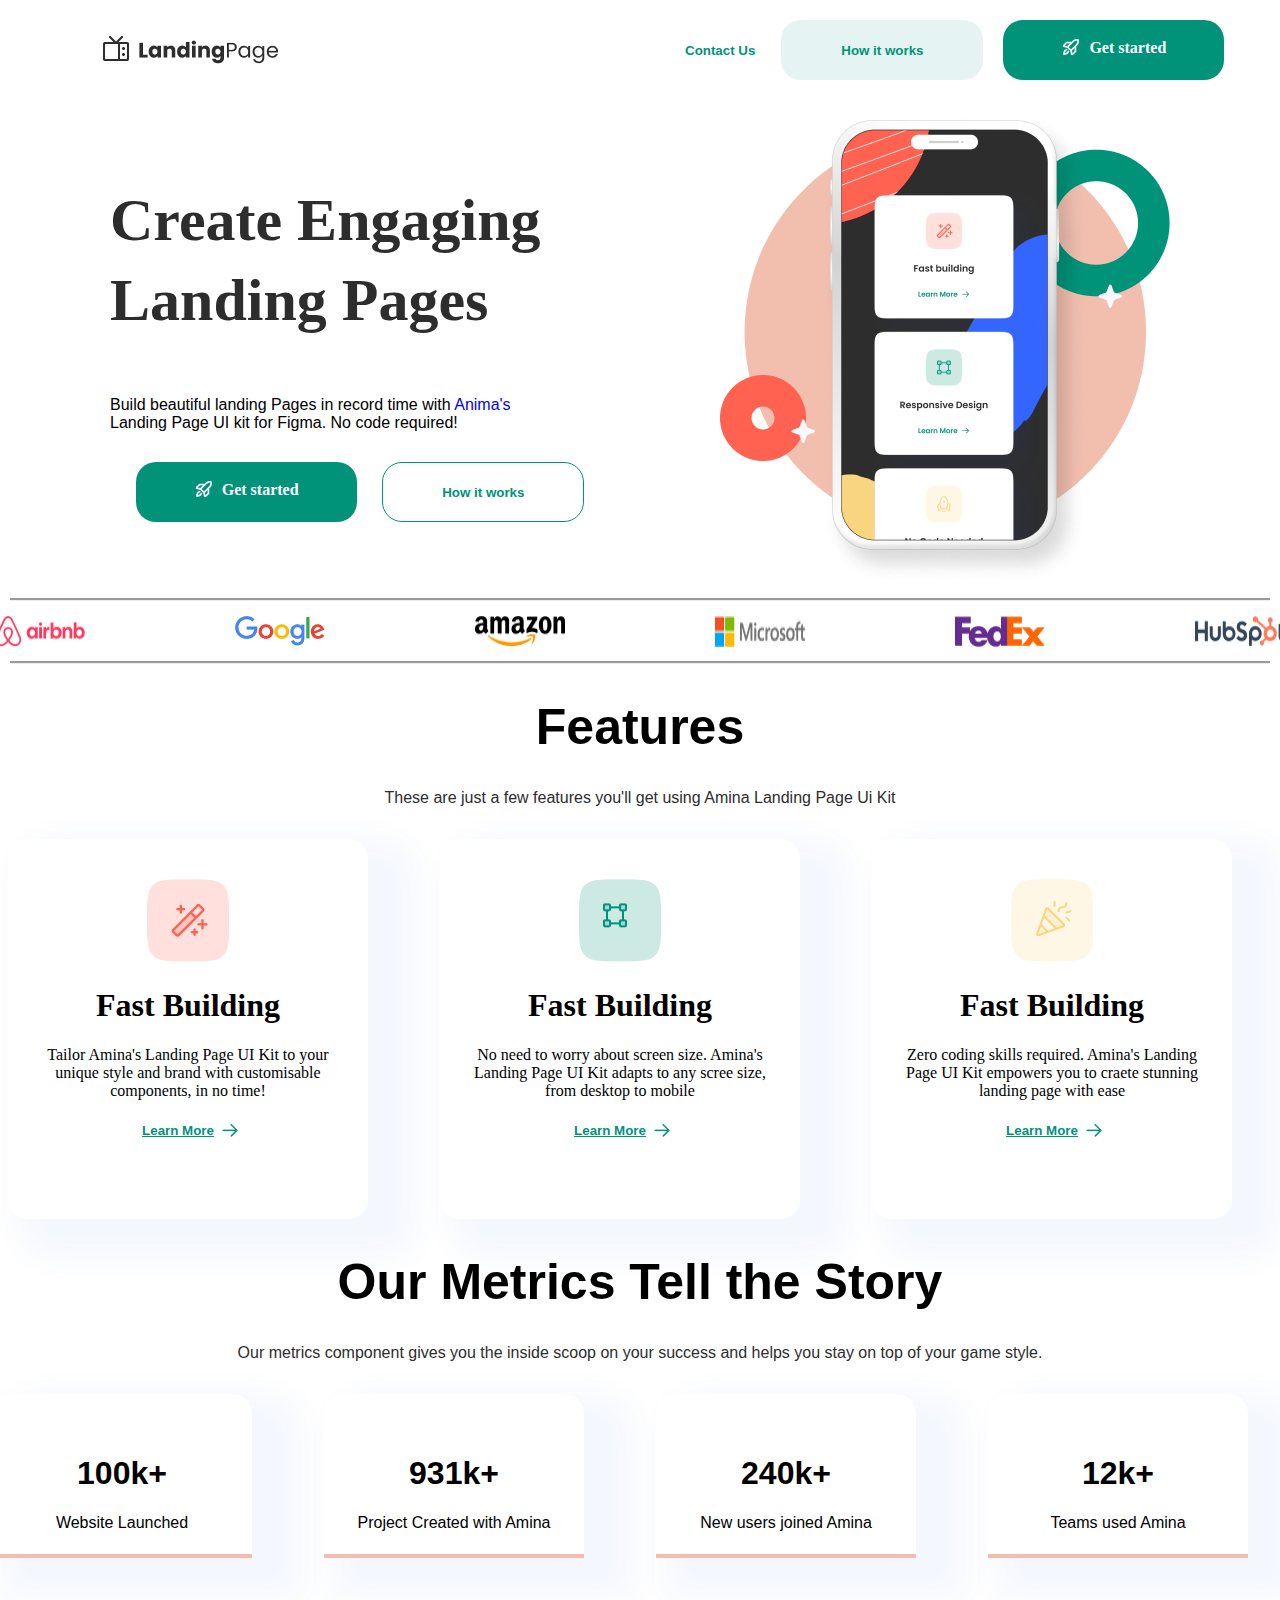
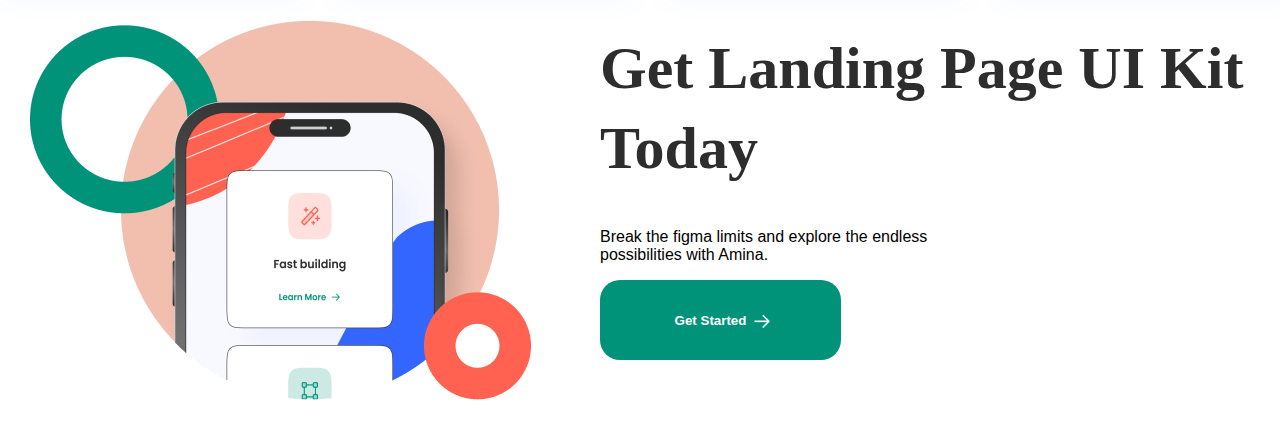
<file: index.html>
<!DOCTYPE html>
<html lang="en">
<head>
    <meta charset="UTF-8">
    <meta name="viewport" content="width=device-width, initial-scale=1.0">
    <title>Document</title>
    <link rel="stylesheet" href="index.css">
</head>
<body>
    <nav>
        <img src="Logo.png" alt="landing..." class="image">
        <div class="sec">
            <button class="first">Contact Us</button>
            <button class="second">How it works</button>
            <div class="third">
                <img src="RocketLaunch.png" alt="" class="img">
                <p>Get started</p>
            </div>
            
        </div>
    </nav>

    <div class="hero">
        <div>
            <div class="hero text">
                <h1 class="text">Create Engaging Landing Pages</h1>
            </div>
            <div>
                <p class="para">Build beautiful landing Pages in record time with <a href="landing2.html">Anima's</a> Landing Page UI kit for Figma. No code required!</p>
                <div class="hero buttons">
                    <div class="third">
                        <img src="RocketLaunch.png" alt="" class="img">
                        <p>Get started</p>
                    </div> 
                    <div class="heros">
                        <button>How it works</button>
                    </div>
                </div>
            </div>
          
        </div>

        <div class="pic">
            <img src="Visuals.png" alt="">
        </div>
    </div>

    <div class="iconic">
        <div class="icons">
            <img src="_Client logo.png" alt="">
            <img src="_Client logo (1).png" alt="">
            <img src="_Client logo (2).png" alt="">
            <img src="_Client logo (3).png" alt="">
            <img src="_Client logo (4).png" alt="">
            <img src="_Client logo (5).png" alt="">
        </div>
    </div>

    <div class="tests">
        <h1 class="tee">Features</h1>
        <p class="tees 2">These are just a few features you'll get using Amina Landing Page Ui Kit</p>
    </div>

    <div class="landlord">
        <div class="tenant">
            <img src="Icon.png" alt="">
            <h1>Fast Building</h1>
            <p >Tailor Amina's Landing Page UI Kit to your unique style and brand with customisable components, in no time!</p>
           <div class="learn">
                <div>
                    <button class="flip"><a href="thank you.html" class="fly">Learn More</a></button>
                </div>
                <div>
                    <img src="ArrowRight.png" alt="ArrowRight" class="arrow">
                </div>
           </div>
        </div>

        <div class="tenant">
            <img src="Icon (1).png" alt="">
            <h1>Fast Building</h1>
            <p>No need to worry about screen size. Amina's Landing Page UI Kit adapts to any scree size, from desktop to mobile </p>
            <div class="learn">
                <div>
                    <button class="flip"><a href="thank you.html" class="fly">Learn More</a></button>
                </div>
                <div>
                    <img src="ArrowRight.png" alt="ArrowRight" class="arrow">
                </div>
           </div>
        </div>

        <div class="tenant">
            <img src="Icon (2).png" alt="">
            <h1>Fast Building</h1>
            <p>Zero coding skills required. Amina's Landing Page UI Kit empowers you to craete stunning landing page with ease</p>
            <div class="learn">
                <div>
                    <button class="flip"><a href="thank you.html" class="fly">Learn More</a></button>
                </div>
                <div>
                    <img src="ArrowRight.png" alt="ArrowRight" class="arrow">
                </div>
           </div>
        </div>
    </div>

    <div class="tests">
        <h1 class="tee">Our Metrics Tell the Story</h1>
        <p class="tees 2">Our metrics component gives you the inside scoop on your success and helps you stay on top of your game style.</p>
    </div>

    <div class="president">
        <div class="citizen">
            <h1>100k+</h1>
            <p>Website Launched</p>
        </div>

        <div class="citizen">
            <h1>931k+</h1>
            <p>Project Created with Amina</p>
        </div>

        <div class="citizen">
            <h1>240k+</h1>
            <p>New users joined Amina</p>
        </div>

        <div class="citizen">
            <h1>12k+</h1>
            <p>Teams used Amina</p>
        </div>
    </div>

    <div class="footer">
        <div>
            <img src="Visualssss.png" alt="">
        </div>
        <div class="footers">
            <h1>Get Landing Page UI Kit Today</h1>
            <p>Break the figma limits and explore the endless possibilities with Amina.</p>
            <div class="last">
                <div>
                    <button><a href="thank you.html">Get Started</a></button>
                </div>
                <div class="row">
                    <img src="ArrowLeft.png" alt="">
                </div>
            </div> 
        </div>
    </div>
</body>
</html>
</file>
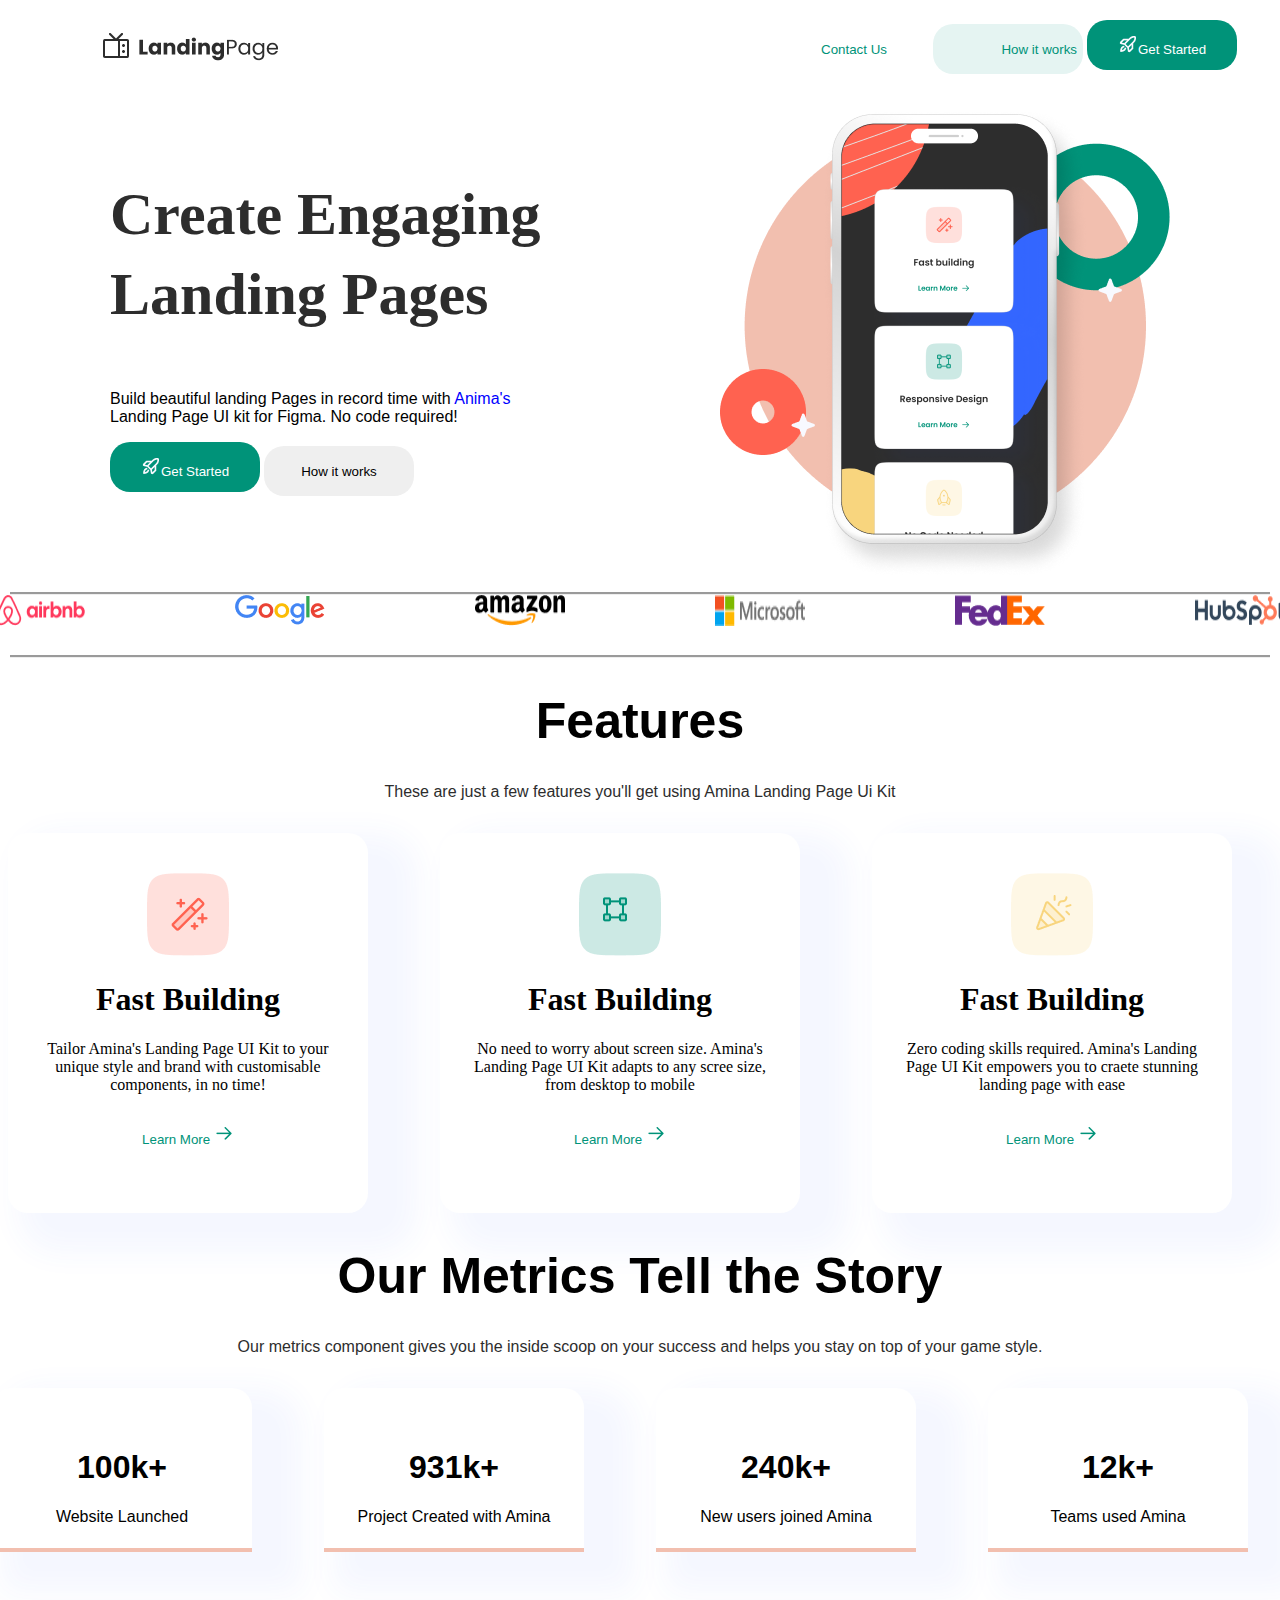
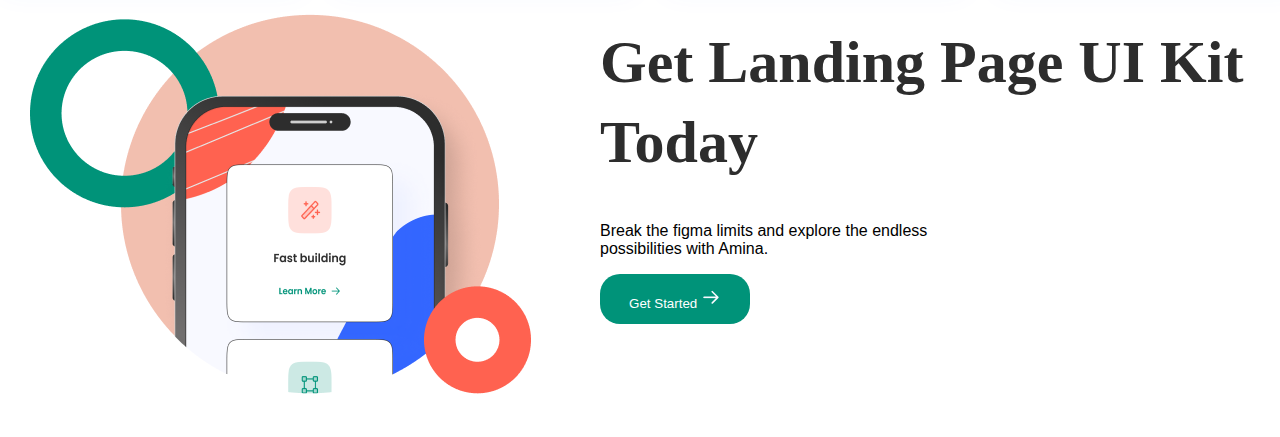
<file: 001.html>
<!DOCTYPE html>
<html lang="en">
<head>
    <meta charset="UTF-8">
    <meta name="viewport" content="width=device-width, initial-scale=1.0">
    <title>Document</title>
    <link rel="stylesheet" href="001.css">
</head>
<body>
    <nav>
        <img src="Logo.png" alt="landing..." class="image">
        <div class="sec">
            <button class="first">Contact Us</button>
            <button class="second">How it works</button>
            <button class="third" class="butin"><img src="RocketLaunch.png" alt="" class="img">Get Started</button>
        </div>
    </nav>

    <div class="hero">
        <div>
            <div class="hero text">
                <h1 class="text">Create Engaging Landing Pages</h1>
            </div>
            <div>
                <p class="para">Build beautiful landing Pages in record time with <a href="landing2.html">Anima's</a> Landing Page UI kit for Figma. No code required!</p>
                
            </div>
                <button class="butin"><img src="RocketLaunch.png" alt="" class="img">Get Started</button>
                <button class="">How it works</button>
        </div>

        <div class="pic">
            <img src="Visuals.png" alt="">
        </div>
    </div>

    <div class="iconic">
        <div class="icons">
            <img src="_Client logo.png" alt="">
            <img src="_Client logo (1).png" alt="">
            <img src="_Client logo (2).png" alt="">
            <img src="_Client logo (3).png" alt="">
            <img src="_Client logo (4).png" alt="">
            <img src="_Client logo (5).png" alt="">
        </div>
    </div>

    <div class="tests">
        <h1 class="tee">Features</h1>
        <p class="tees 2">These are just a few features you'll get using Amina Landing Page Ui Kit</p>
    </div>

    <div class="landlord">
        <div class="tenant">
            <img src="Icon.png" alt="">
            <h1>Fast Building</h1>
            <p >Tailor Amina's Landing Page UI Kit to your unique style and brand with customisable components, in no time!</p>
            <button class="flip"><a href="thank you.html" class="fly">Learn More <img src="ArrowRight.png" alt="ArrowRight" class="arrow"></a></button>
            
        </div>

        <div class="tenant">
            <img src="Icon (1).png" alt="">
            <h1>Fast Building</h1>
            <p>No need to worry about screen size. Amina's Landing Page UI Kit adapts to any scree size, from desktop to mobile </p>
            <button class="flip"><a href="thank you.html" class="fly">Learn More <img src="ArrowRight.png" alt="ArrowRight" class="arrow"></a></button>
        </div>

        <div class="tenant">
            <img src="Icon (2).png" alt="">
            <h1>Fast Building</h1>
            <p>Zero coding skills required. Amina's Landing Page UI Kit empowers you to craete stunning landing page with ease</p>
            <button class="flip"><a href="thank you.html" class="fly">Learn More <img src="ArrowRight.png" alt="ArrowRight" class="arrow"></a></button>
        </div>
    </div>

    <div class="tests">
        <h1 class="tee">Our Metrics Tell the Story</h1>
        <p class="tees 2">Our metrics component gives you the inside scoop on your success and helps you stay on top of your game style.</p>
    </div>

    <div class="president">
        <div class="citizen">
            <h1>100k+</h1>
            <p>Website Launched</p>
        </div>

        <div class="citizen">
            <h1>931k+</h1>
            <p>Project Created with Amina</p>
        </div>

        <div class="citizen">
            <h1>240k+</h1>
            <p>New users joined Amina</p>
        </div>

        <div class="citizen">
            <h1>12k+</h1>
            <p>Teams used Amina</p>
        </div>
    </div>

    <div class="footer">
        <div>
            <img src="Visualssss.png" alt="">
        </div>
        <div class="footers">
            <h1>Get Landing Page UI Kit Today</h1>
            <p>Break the figma limits and explore the endless possibilities with Amina.</p>
            <button class="third" class="butin">Get Started <img src="ArrowLeft.png" alt="" class="img"></button>
        </div>
    </div>
</body>
</html>
</file>
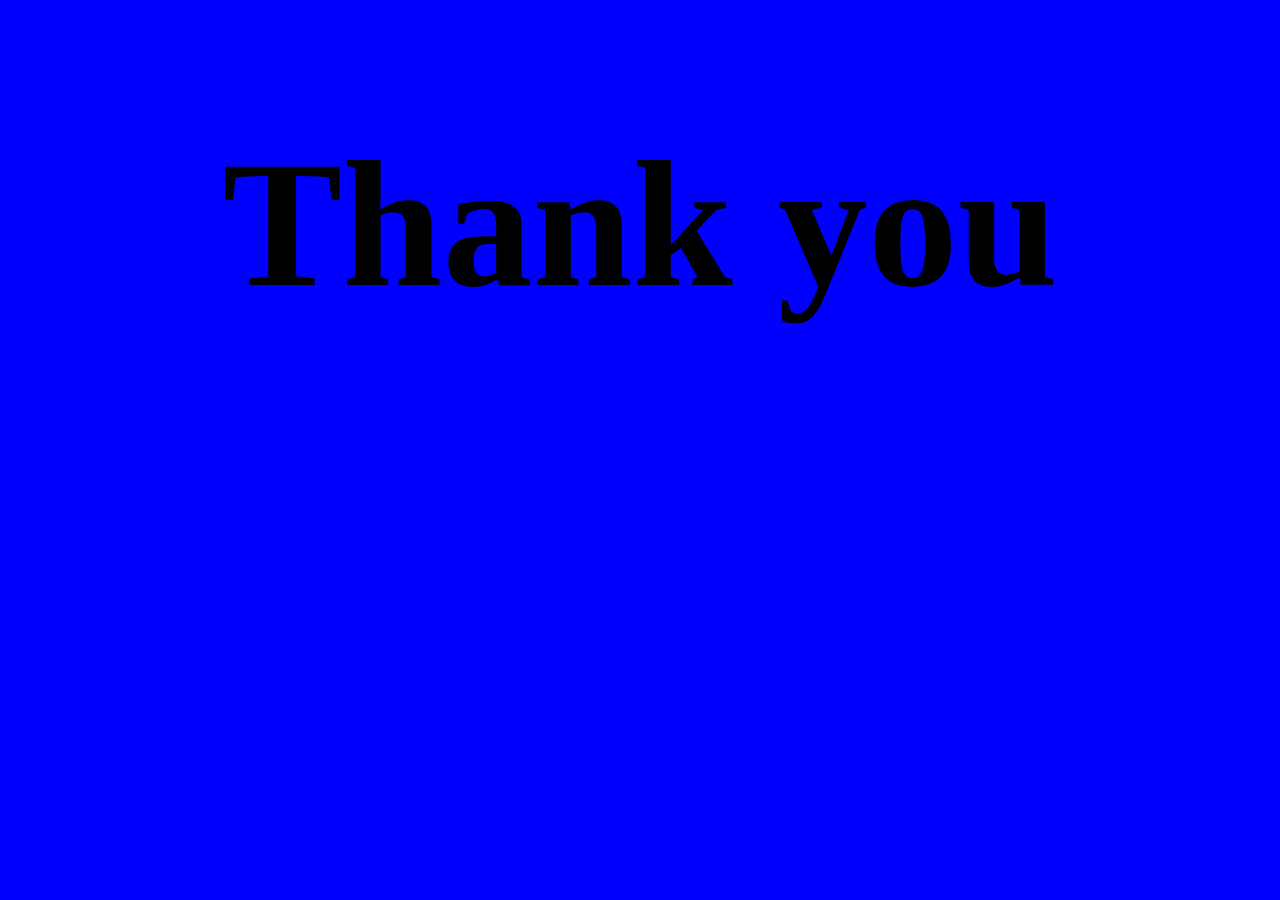
<file: thank you.html>
<!DOCTYPE html>
<html lang="en">
<head>
    <meta charset="UTF-8">
    <meta name="viewport" content="width=device-width, initial-scale=1.0">
    <title>Document</title>
</head>
<style>
    body{
        background-color: blue;
        font-size: 90px;
        text-align: center;
    }
</style>
<body>
    <h1>Thank you</h1>
</body>
</html>
</file>
<file: index.css>
body{
    margin: 0%;
    padding: 0%;
    box-sizing: border-box;
}
nav{
    display: flex;
    gap: 400px; 
    color: white;
    box-sizing: border-box;
    margin-top: 20px;
    align-items: center;
}
.image{
    padding-left: 100px;
}
.img{
    display: flex;
    width: 20px; 
    height: 20px;
    padding-top: 17px;
    align-items: center;
    justify-content: center;
} 
.hero a{
    text-decoration: none;
    color: blue;
}
.first{
    color: #009379;
    border: none;
    font-weight: 600;
    background-color: white; 
}
.second{
    border: none;
    height: 60px;
    width: 202px;
    font-weight: 600;
    background-color:#E5F4F2;
    color:#009379;  
    border-radius: 20px; 
}
.third{
    display: flex;
    font-family: Poppins;
    font-size: 16px;
    font-weight: 600;
    line-height: 24px;
    color: white;
    justify-content: center;
    gap: 8px;
    width: 221px;
    height: 60px;
    border: 1px;
    border-radius: 20px;
    background-color: #009379; 
    cursor: pointer;  
}
.secondly{
    border: none;
    height: 60px;
    width: 202px;
    font-weight: 600;
    background-color:#E5F4F2;
    color:#009379;  
    border-radius: 20px; 
}   

.hero{
    display: flex;
    justify-content: space-evenly;
    margin-top: 30px;   
}
.heros{
        border: none;
        height: 60px;
        width: 202px;
        font-weight: 600;
        background-color: white;
        color:#009379;  
        border-radius: 20px; 
}
.heros button{
    display: flex;
    border: none;
    border: 1px solid #009379;
    height: 60px;
    width: 202px;
    font-weight: 600;
    background-color: white;
    color:#009379;  
    border-radius: 20px;
    align-items: center; 
    justify-content: center;
    border-radius: 20px;
}
.text{
   font-family: Poppins;
    font-size:60px;
    width: 500px;
    line-height: 80px ;
    color: #2D2D2D;  
}
.para{
    font-family: 'Gill Sans', 'Gill Sans MT', Calibri, 'Trebuchet MS', sans-serif;
    width: 450px;
    line-height: normal;
}
.hero button{
    display: flex;
}

.last{
    border: none;
    border: 1px solid #009379;
    border-radius: 20px;
    background-color: white;
    padding:10px;
  
}
.sec{
    display: flex;
    gap: 20px;
    justify-content: center;
    align-items: center ;
}
.iconic{
    margin: 10px;
    height: 60px;
    border-top-style:groove ;
    border-bottom-style:groove ;
    justify-items: center;  
}
.icons{
    display: flex;
    gap: 150px;
    padding-top: 15px;
}
.tests{
    text-align: center;
}
.tee{
    font-size: 50px;
    font-family: Verdana, Geneva, Tahoma, sans-serif;
    color: #000000;
}
.tees{
    color:#2D2D2D;
    font-family: 'Franklin Gothic Medium', 'Arial Narrow', Arial, sans-serif;
}
.landlord{
    display: grid;
    grid-template-columns: 400px 400px 400px;
    gap: 32px;
    justify-content: center;
    margin-top: 32px;
    background-color: 1px solid #E5F4F2;
    text-align: center;
}
.tenant{
    height: 300px;
    width: 300px;
    justify-content: space-around;
    border: 1px;
    border-radius: 20px;
    box-shadow: #2D2D2D;
    box-shadow: 30px 20px 30px 20px #3366FF0D;
    padding-top: 40px;
    padding-bottom: 40px;
    padding-left: 30px;
    padding-right: 30px;
}
.tenant button{
    display: flex;
    justify-content: center;
}
.flip{
    border: none;
    background-color: white; 
    align-items: center;  
    font-weight: 600;
}
.arrow{
    padding-top: 4px;
}
.learn{
    display: flex;
    gap: px;
    justify-content: center;
    align-items: center ;   
}
.fly{
    color: #009379;
    align-items: center;
}
.president{
    display: grid;
    grid-template-columns: 300px 300px 300px 300px;
    gap: 32px;
    justify-content: center;
    margin-top: 32px;
    background-color: 1px solid #E5F4F2;
    text-align: center;
}
.citizen h1{
    font-family: Verdana, Geneva, Tahoma, sans-serif;
}
.citizen p{
    font-family: 'Franklin Gothic Medium', 'Arial Narrow', Arial, sans-serif;
}
.citizen{
    height: 80px;
    width: 200px;
    justify-content: space-around;
    border: 1px;
    border-top-left-radius: 20px;
    border-top-right-radius: 20px;
    border-bottom-style: groove ;
    border-bottom: 4px solid #F2BFAF;
    box-shadow: #2D2D2D;
    box-shadow: 30px 20px 30px 20px #3366FF0D;
    padding-top: 40px;
    padding-bottom: 40px;
    padding-left: 30px;
    padding-right: 30px;
}
.footer{
    display: flex;
    justify-content: space-evenly;
    margin-top: 30px;   
}
.footers h1{
    font-size:60px;
    width: 650px;
    line-height: 80px ;
    color: #2D2D2D;   
}
.footers p{
    font-family: 'Gill Sans', 'Gill Sans MT', Calibri, 'Trebuchet MS', sans-serif;
    width: 400px;
    line-height: normal;
}
.last{
    display: flex;
    font-family: Poppins;
    font-size: 16px;
    font-weight: 600;
    line-height: 24px;
    justify-content: center;
    width: 221px;
    height: 60px;
    border: 1px;
    border-radius: 20px;
    background-color: #009379; 
    cursor: pointer; 
    align-items: center; 
}
.footers a{
    text-decoration: none;
    border: none;
    background: none; 
    color: white;  
    background-color:  #009379;
}
.footers button{
    border: none;
    font-weight: 600;
    justify-content: center;
    background-color: #009379; 
}
.row{
    padding-top: 10px;
}
</file>
<file: 001.css>
body{
    margin: 0%;
    padding: 0%;
    box-sizing: border-box;
}
nav{
    display: flex;
    gap: 500px; 
    color: white;
    box-sizing: border-box;
    margin-top: 20px;
    align-items: center;
}
.image{
    padding-left: 100px;
}
.img{
    width: 20px; 
} 
a{
    text-decoration: none;
    color: blue;
}
button{
    border: none;
    width: 150px;
    height: 50px;
    border-radius: 20px;
    gap: 300px;

}
.first{
    color: #009379;
    border: none;
    background-color: white; 
}
.second{
    border: none;
    text-align: right;
    background-color:#E5F4F2;
    color:#009379;   
}
.third{
    margin: auto;
    background-color:#009379;
    color: white;
}
.hero{
    display: flex;
    justify-content: space-evenly;
    margin-top: 30px;   
}
.text{
    font-size:60px;
    width: 500px;
    line-height: 80px ;
    color: #2D2D2D;  
}
.para{
    font-family: 'Gill Sans', 'Gill Sans MT', Calibri, 'Trebuchet MS', sans-serif;
    width: 450px;
    line-height: normal;
}
.butin{
    margin: auto;
    background-color:#009379;
    color: white; 
}
.last{
    border: none;
    border: 1px solid #009379;
    border-radius: 20px;
    background-color: white;
    padding:10px;
  
}
.iconic{
    margin: 10px;
    height: 60px;
    border-top-style: groove;
    border-bottom-style:groove ;
    justify-items: center;  
}
.icons{
    display: flex;
    gap: 150px;
    justify-content: center;
    text-align: center;
}
.tests{
    text-align: center;
}
.tee{
    font-size: 50px;
    font-family: Verdana, Geneva, Tahoma, sans-serif;
    color: #000000;
}
.tees{
    color:#2D2D2D;
    font-family: 'Franklin Gothic Medium', 'Arial Narrow', Arial, sans-serif;
}
.landlord{
    display: grid;
    grid-template-columns: 400px 400px 400px;
    gap: 32px;
    justify-content: center;
    margin-top: 32px;
    background-color: 1px solid #E5F4F2;
    text-align: center;
}
.tenant{
    height: 300px;
    width: 300px;
    justify-content: space-around;
    border: 1px;
    border-radius: 20px;
    box-shadow: #2D2D2D;
    box-shadow: 30px 20px 30px 20px #3366FF0D;
    padding-top: 40px;
    padding-bottom: 40px;
    padding-left: 30px;
    padding-right: 30px;
}
.flip{
    background-color: white;   
}
.fly{
    color: #009379;
    align-items: center;
}
.president{
    display: grid;
    grid-template-columns: 300px 300px 300px 300px;
    gap: 32px;
    justify-content: center;
    margin-top: 32px;
    background-color: 1px solid #E5F4F2;
    text-align: center;
}
.citizen h1{
    font-family: Verdana, Geneva, Tahoma, sans-serif;
}
.citizen p{
    font-family: 'Franklin Gothic Medium', 'Arial Narrow', Arial, sans-serif;
}
.citizen{
    height: 80px;
    width: 200px;
    justify-content: space-around;
    border: 1px;
    border-top-left-radius: 20px;
    border-top-right-radius: 20px;
    border-bottom-style: groove ;
    border-bottom: 4px solid #F2BFAF;
    box-shadow: #2D2D2D;
    box-shadow: 30px 20px 30px 20px #3366FF0D;
    padding-top: 40px;
    padding-bottom: 40px;
    padding-left: 30px;
    padding-right: 30px;
}
.footer{
    display: flex;
    justify-content: space-evenly;
    margin-top: 30px;   
}
.footers h1{
    font-size:60px;
    width: 650px;
    line-height: 80px ;
    color: #2D2D2D;   
}
.footers p{
    font-family: 'Gill Sans', 'Gill Sans MT', Calibri, 'Trebuchet MS', sans-serif;
    width: 400px;
    line-height: normal;
}
</file>
